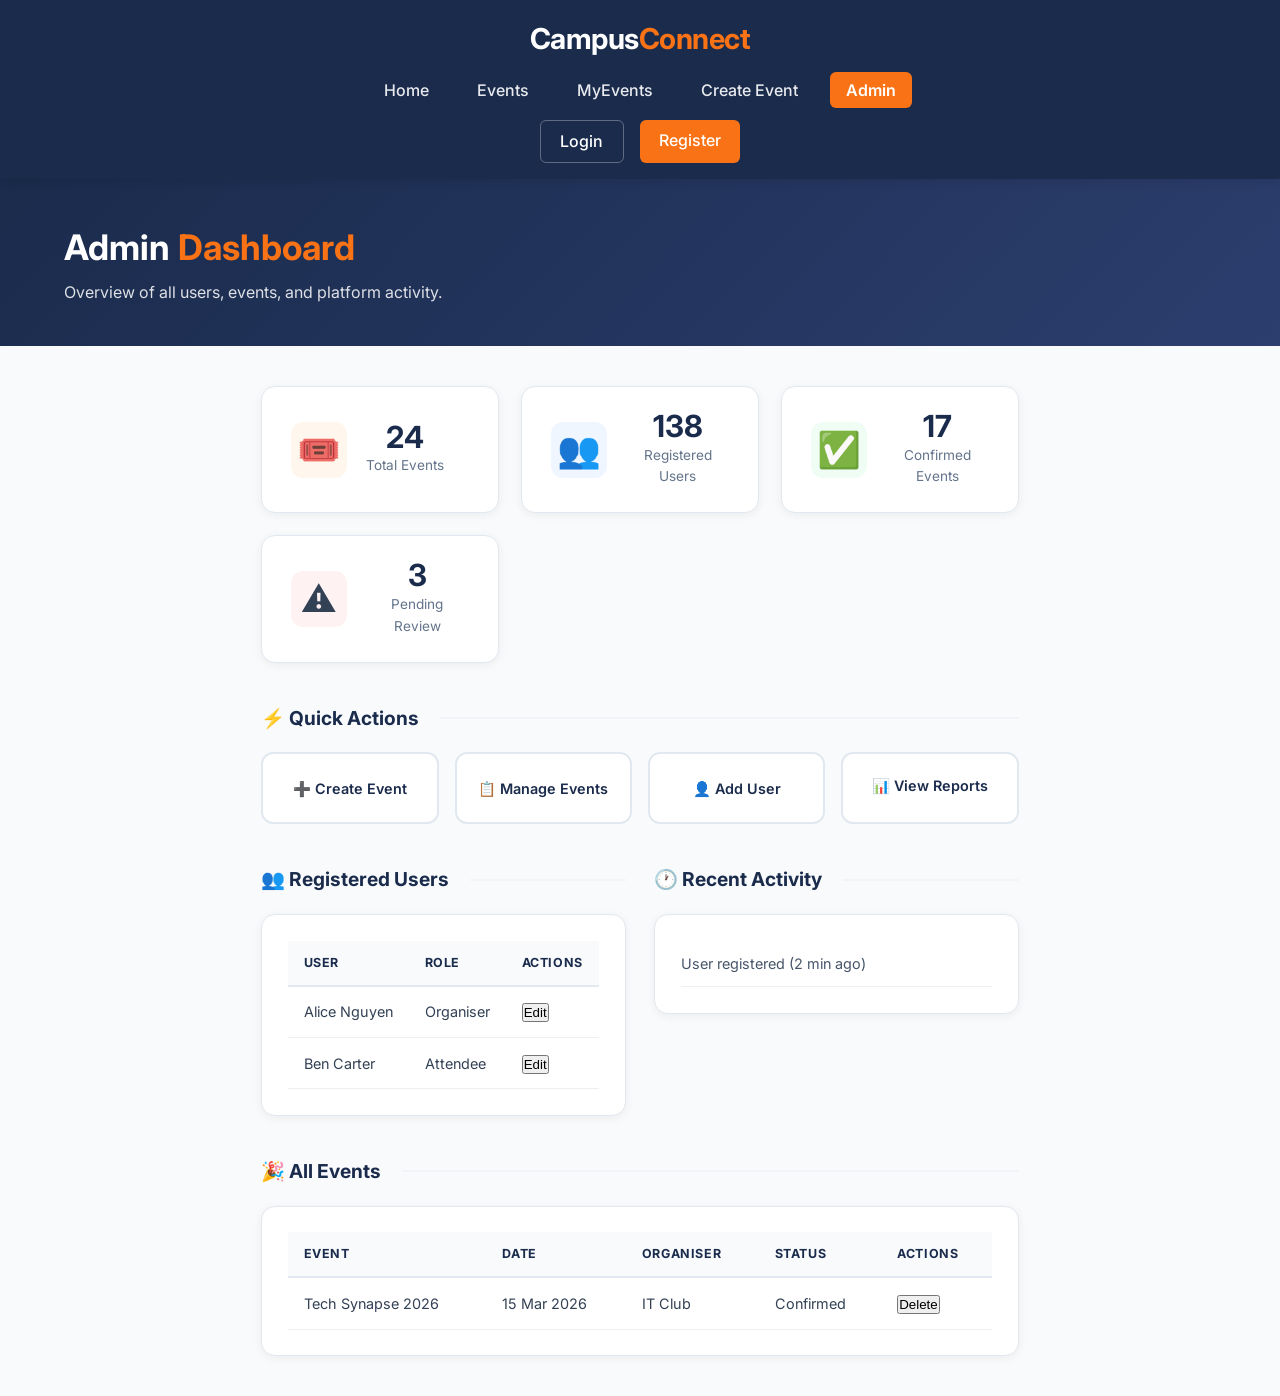
<file: pages/admin_dashboard.html>
<!DOCTYPE html>
<html lang="en">
<head>
  <meta charset="UTF-8">
  <meta name="viewport" content="width=device-width, initial-scale=1.0">
  <title>Admin Dashboard | CampusConnect</title>

  <link href="https://fonts.googleapis.com/css2?family=Inter:wght@400;500;600;700&display=swap" rel="stylesheet">

  <!-- Main CSS -->
  <link rel="stylesheet" href="../css/style.css">

  <!-- Admin CSS -->
  <link rel="stylesheet" href="../css/admin.css">
</head>

<body>

  <!-- Navbar -->
  <nav class="navbar">
    <div class="logo">
      <a href="../index.html">Campus<span>Connect</span></a>
    </div>

    <ul class="nav-links">
      <li><a href="../index.html">Home</a></li>
      <li><a href="events.html">Events</a></li>
      <li><a href="events.html">MyEvents</a></li>
      <li><a href="create-event.html">Create Event</a></li>
      <li><a href="admin_dashboard.html" class="active">Admin</a></li>
    </ul>

    <div class="auth-buttons">
      <a href="login.html" class="btn-login">Login</a>
      <a href="register.html" class="btn-register">Register</a>
    </div>
  </nav>

  <!-- Page Header -->
  <div class="page-header">
    <div class="page-header-inner">
      <div>
        <h1>Admin <span>Dashboard</span></h1>
        <p>Overview of all users, events, and platform activity.</p>
      </div>
    </div>
  </div>

  <div class="dashboard-wrapper">

    <div class="stats-grid">
      <div class="stat-card">
        <div class="stat-icon orange">🎟️</div>
        <div class="stat-info">
          <div class="stat-value">24</div>
          <div class="stat-label">Total Events</div>
        </div>
      </div>

      <div class="stat-card">
        <div class="stat-icon blue">👥</div>
        <div class="stat-info">
          <div class="stat-value">138</div>
          <div class="stat-label">Registered Users</div>
        </div>
      </div>

      <div class="stat-card">
        <div class="stat-icon green">✅</div>
        <div class="stat-info">
          <div class="stat-value">17</div>
          <div class="stat-label">Confirmed Events</div>
        </div>
      </div>

      <div class="stat-card">
        <div class="stat-icon red">⚠️</div>
        <div class="stat-info">
          <div class="stat-value">3</div>
          <div class="stat-label">Pending Review</div>
        </div>
      </div>
    </div>

    <!-- Quick Actions -->
    <div class="dash-section-title">⚡ Quick Actions</div>
    <div class="quick-actions">
      <a href="create-event.html" class="quick-action-btn">➕ Create Event</a>
      <a href="event-management.html" class="quick-action-btn">📋 Manage Events</a>
      <a href="register.html" class="quick-action-btn">👤 Add User</a>
      <button class="quick-action-btn" onclick="showReport()">📊 View Reports</button>
    </div>

    <!-- Users -->
    <div class="dash-columns">
      <div>
        <div class="dash-section-title">👥 Registered Users</div>
        <div class="panel">
          <table class="admin-table">
            <thead>
              <tr>
                <th>User</th>
                <th>Role</th>
                <th>Actions</th>
              </tr>
            </thead>
            <tbody id="usersTableBody"></tbody>
          </table>
        </div>
      </div>

      <div>
        <div class="dash-section-title">🕐 Recent Activity</div>
        <div class="panel">
          <ul class="activity-feed" id="activityFeed"></ul>
        </div>
      </div>
    </div>

    <!-- Events -->
    <div class="dash-section-title">🎉 All Events</div>
    <div class="panel">
      <table class="admin-table">
        <thead>
          <tr>
            <th>Event</th>
            <th>Date</th>
            <th>Organiser</th>
            <th>Status</th>
            <th>Actions</th>
          </tr>
        </thead>
        <tbody id="eventsTableBody"></tbody>
      </table>
    </div>

  </div>

  <script src="../js/admin.js"></script>
  <script src="../js/main.js"></script>

</body>
</html>
</file>
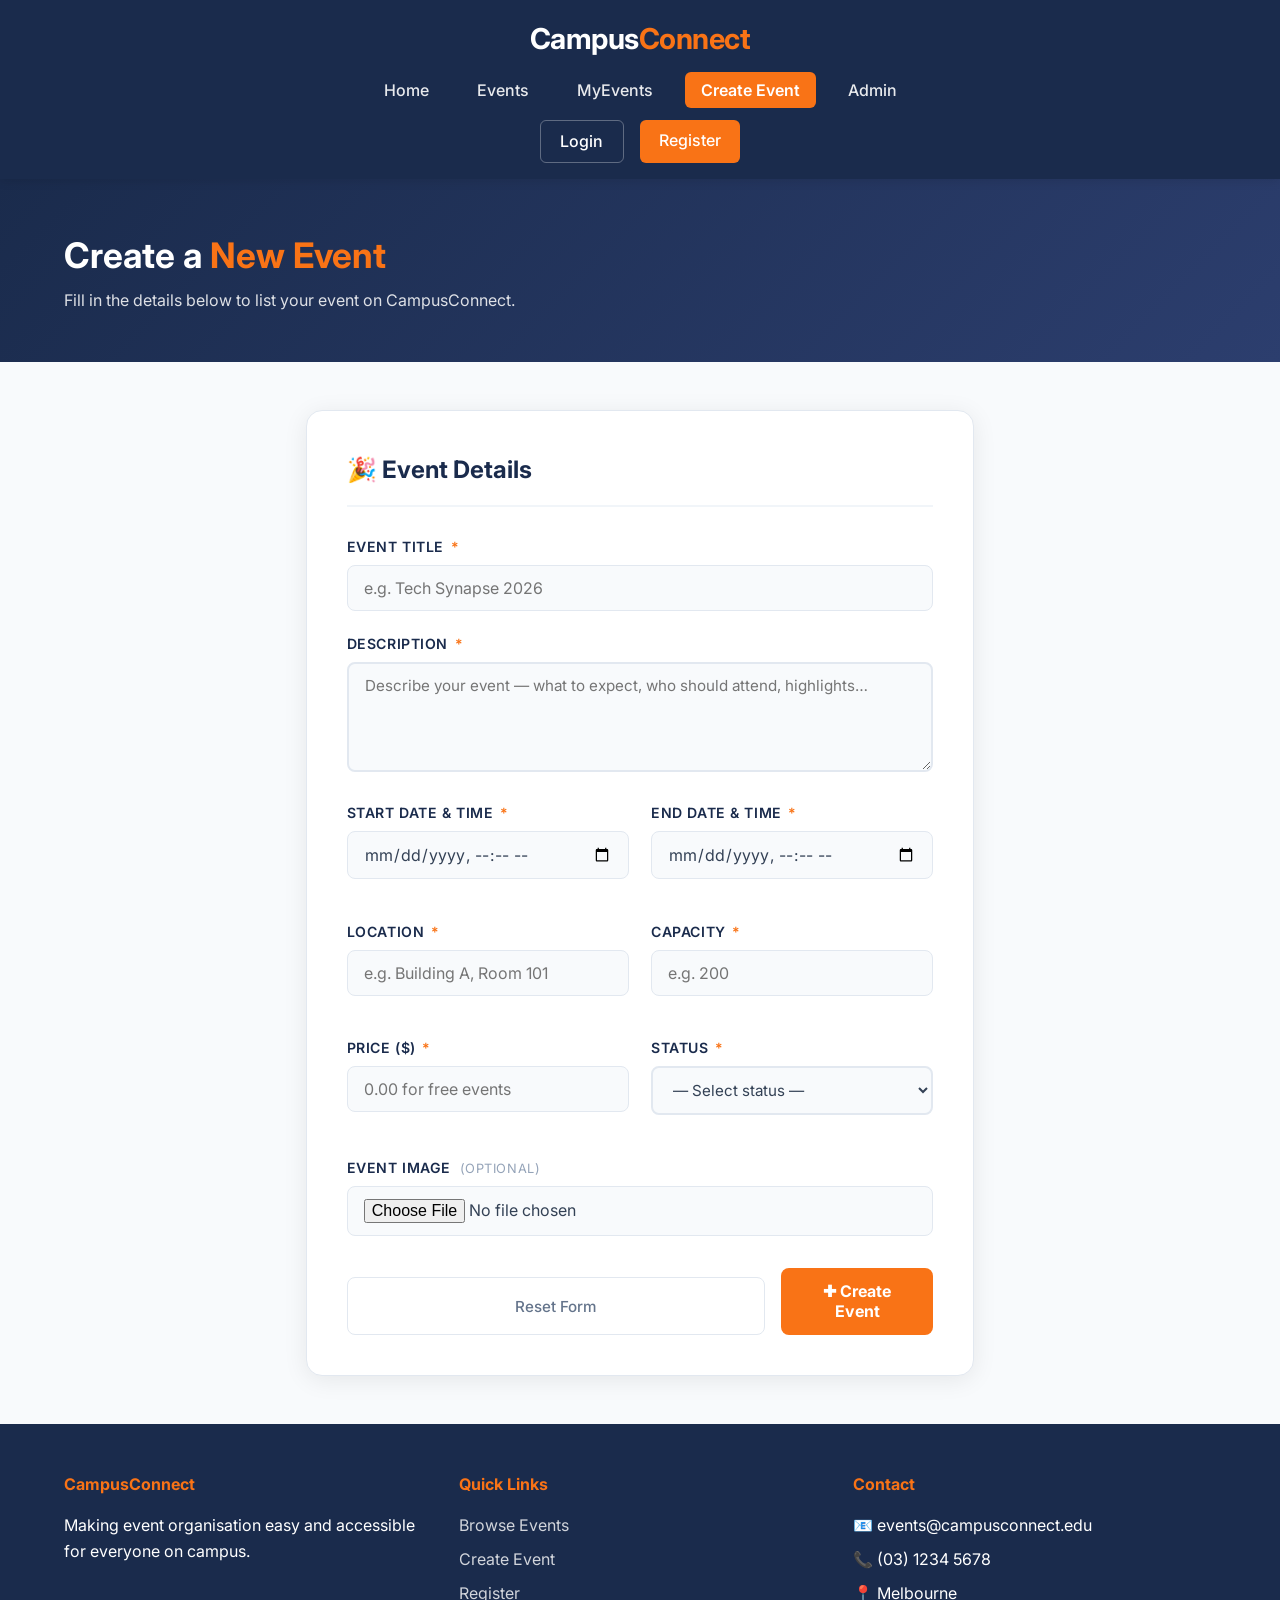
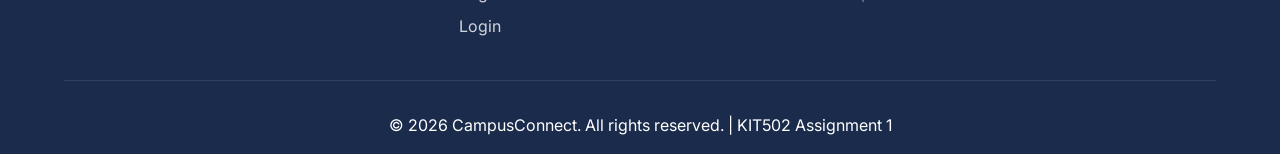
<file: pages/create-event.html>
<!doctype html>
<html lang="en">
	<head>
		<meta charset="UTF-8" />
		<meta name="viewport" content="width=device-width, initial-scale=1.0" />
		<title>Create Event - CampusConnect</title>
		<link
			href="https://fonts.googleapis.com/css2?family=Inter:wght@400;500;600;700&display=swap"
			rel="stylesheet"
		/>
		<link rel="stylesheet" href="../css/style.css">
	</head>
	<body>
		<!-- Navbar -->
		<nav class="navbar">
			<div class="logo">
				<a href="../index.html">Campus<span>Connect</span></a>
			</div>
			<ul class="nav-links">
				<li><a href="../index.html">Home</a></li>
				<li><a href="events.html">Events</a></li>
				<li><a href="events.html">MyEvents</a></li>
				<li><a href="create-event.html" class="active">Create Event</a></li>
				<li><a href="admin_dashboard.html">Admin</a></li>
			</ul>
			<div class="auth-buttons">
				<a href="login.html" class="btn-login">Login</a>
				<a href="register.html" class="btn-register">Register</a>
			</div>
		</nav>

		<!-- Page Header -->
		<div class="page-header">
			<h1>Create a <span>New Event</span></h1>
			<p>Fill in the details below to list your event on CampusConnect.</p>
		</div>

		<!-- Form -->
		<div class="form-container">
			<div class="form-card">
				<h2>🎉 Event Details</h2>

				<form id="createEventForm" novalidate>
					<!-- Title -->
					<div class="form-group full-width" style="margin-bottom: 1.4rem">
						<label for="eventTitle"
							>Event Title <span class="required">*</span></label
						>
						<input
							type="text"
							id="eventTitle"
							placeholder="e.g. Tech Synapse 2026"
						/>
						<span class="error-msg" id="eventTitleError"
							>Please enter an event title.</span
						>
					</div>

					<!-- Description -->
					<div class="form-group full-width" style="margin-bottom: 1.4rem">
						<label for="eventDescription"
							>Description <span class="required">*</span></label
						>
						<textarea
							id="eventDescription"
							placeholder="Describe your event — what to expect, who should attend, highlights…"
						></textarea>
						<span class="error-msg" id="eventDescriptionError"
							>Please enter a description.</span
						>
					</div>

					<!-- Dates -->
					<div class="date-row" style="margin-bottom: 1.4rem">
						<div class="form-group">
							<label for="startDate"
								>Start Date &amp; Time <span class="required">*</span></label
							>
							<input type="datetime-local" id="startDate" />
							<span class="error-msg" id="startDateError"
								>Please select a start date.</span
							>
						</div>
						<div class="form-group">
							<label for="endDate"
								>End Date &amp; Time <span class="required">*</span></label
							>
							<input type="datetime-local" id="endDate" />
							<span class="error-msg" id="endDateError"
								>Please select an end date.</span
							>
						</div>
					</div>

					<!-- Location + Capacity -->
					<div class="form-grid" style="margin-bottom: 1.4rem">
						<div class="form-group">
							<label for="location"
								>Location <span class="required">*</span></label
							>
							<input
								type="text"
								id="location"
								placeholder="e.g. Building A, Room 101"
							/>
							<span class="error-msg" id="locationError"
								>Please enter a location.</span
							>
						</div>
						<div class="form-group">
							<label for="capacity"
								>Capacity <span class="required">*</span></label
							>
							<input
								type="number"
								id="capacity"
								min="1"
								placeholder="e.g. 200"
							/>
							<span class="error-msg" id="capacityError"
								>Please enter a capacity.</span
							>
						</div>
					</div>

					<div class="form-grid" style="margin-bottom: 1.4rem">
						<div class="form-group">
							<label for="price"
								>Price ($) <span class="required">*</span></label
							>
							<input
								type="number"
								id="price"
								min="0"
								step="0.01"
								placeholder="0.00 for free events"
							/>
							<span class="error-msg" id="priceError"
								>Please enter a price (use 0 for free).</span
							>
						</div>
						<div class="form-group">
							<label for="status">Status <span class="required">*</span></label>
							<select id="status">
								<option value="">— Select status —</option>
								<option value="Draft">Draft</option>
								<option value="Confirmed">Confirmed</option>
								<option value="Cancelled">Cancelled</option>
							</select>
							<span class="error-msg" id="statusError"
								>Please select a status.</span
							>
						</div>
					</div>

					<div class="form-group full-width" style="margin-bottom: 1.4rem">
						<label for="eventImage"
							>Event Image <span class="optional">(optional)</span></label
						>
						<input type="file" id="eventImage" accept="image/*" />
					</div>

					<div class="form-actions">
						<button type="button" class="btn-reset" id="resetBtn">
							Reset Form
						</button>
						<button type="submit" class="btn-create">✚ Create Event</button>
					</div>
				</form>
			</div>
		</div>

		<!-- Footer -->
		<footer class="footer">
			<div class="footer-content">
				<div class="footer-section">
					<h4>CampusConnect</h4>
					<p>
						Making event organisation easy and accessible for everyone on
						campus.
					</p>
				</div>
				<div class="footer-section">
					<h4>Quick Links</h4>
					<ul>
						<li><a href="events.html">Browse Events</a></li>
						<li><a href="create-event.html">Create Event</a></li>
						<li><a href="register.html">Register</a></li>
						<li><a href="login.html">Login</a></li>
					</ul>
				</div>
				<div class="footer-section">
					<h4>Contact</h4>
					<ul>
						<li>📧 events@campusconnect.edu</li>
						<li>📞 (03) 1234 5678</li>
						<li>📍 Melbourne</li>
					</ul>
				</div>
			</div>
			<div class="footer-bottom">
				<p>
					&copy; 2026 CampusConnect. All rights reserved. | KIT502 Assignment 1
				</p>
			</div>
		</footer>
		
		<script src="../js/events.js"></script>
		<script src="../js/main.js"></script>
	</body>
</html>
</file>
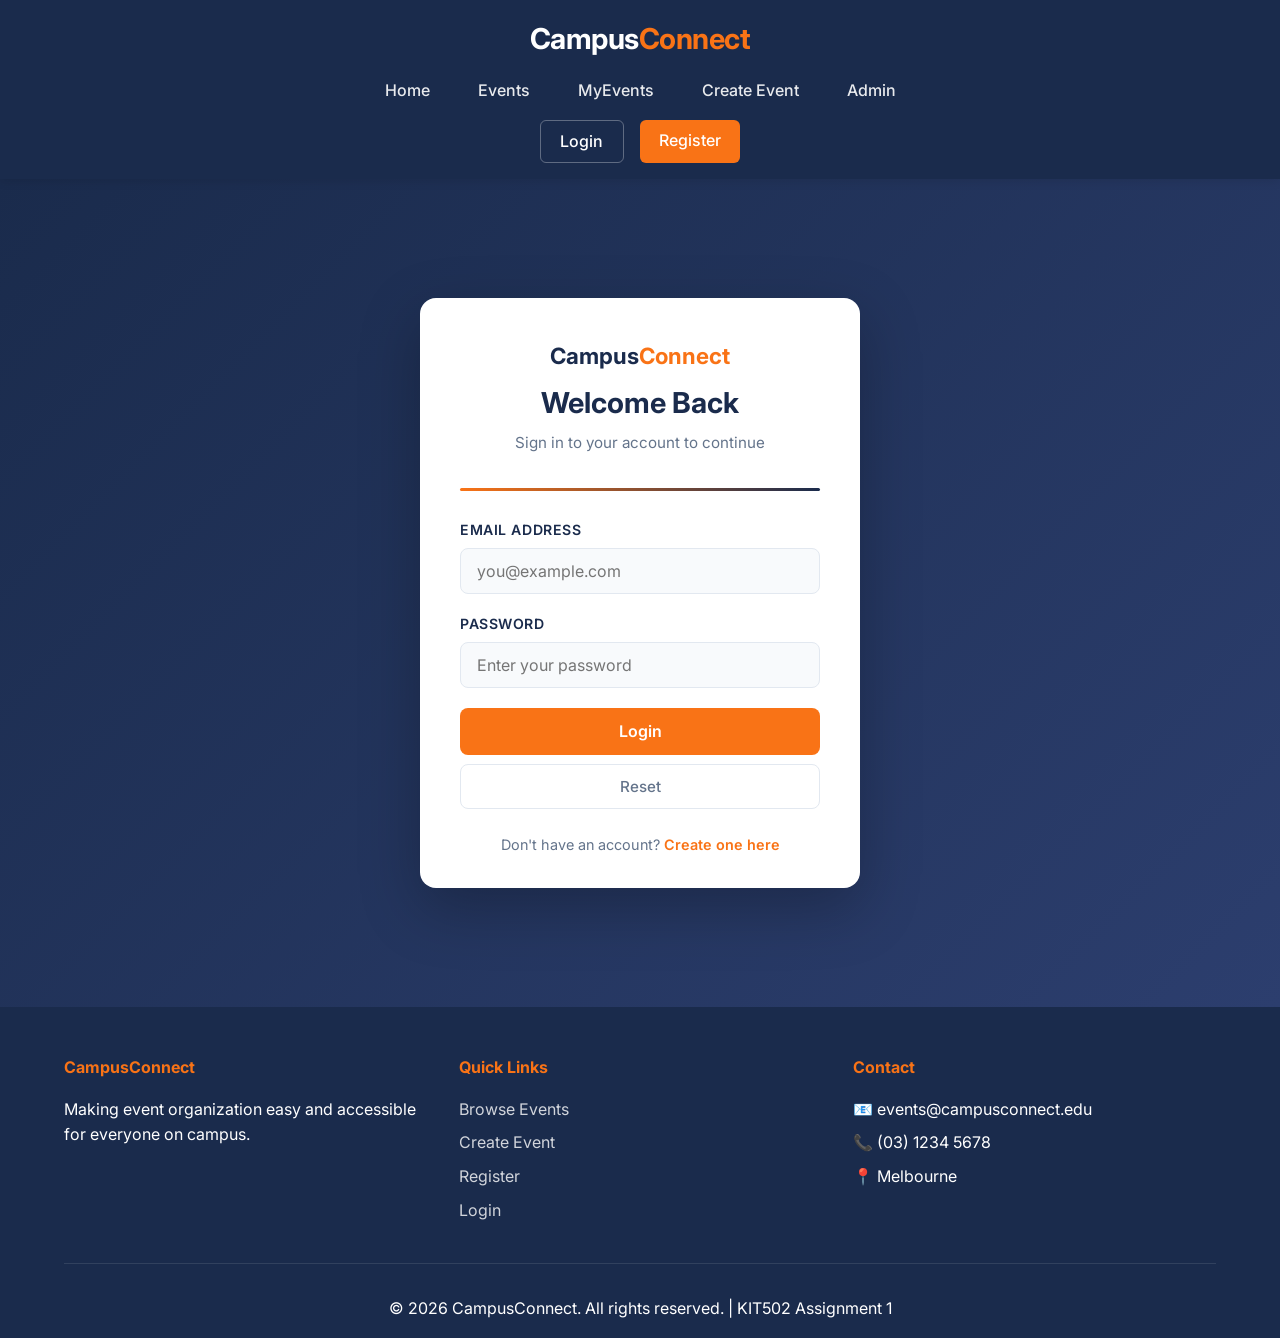
<file: pages/login.html>
<!DOCTYPE html>
<html lang="en">
<head>
  <meta charset="UTF-8">
  <meta name="viewport" content="width=device-width, initial-scale=1.0">
  <title>Login | CampusConnect</title>
  <link href="https://fonts.googleapis.com/css2?family=Inter:wght@400;500;600;700&display=swap" rel="stylesheet">
  <link rel="stylesheet" href="../css/style.css">
</head>
<body>

  <nav class="navbar">
    <div class="logo">
      <a href="../index.html">Campus<span>Connect</span></a>
    </div>
    <ul class="nav-links">
      <li><a href="../index.html">Home</a></li>
      <li><a href="events.html">Events</a></li>
      <li><a href="events.html">MyEvents</a></li>
      <li><a href="create-event.html">Create Event</a></li>
      <li><a href="admin_dashboard.html">Admin</a></li>
    </ul>
    <div class="auth-buttons">
      <a href="login.html" class="btn-login active">Login</a>
      <a href="register.html" class="btn-register">Register</a>
    </div>
  </nav>

  <div class="page-wrapper">
    <div class="auth-card">
      <div class="auth-header">
        <div class="brand">Campus<span>Connect</span></div>
        <h2>Welcome Back</h2>
        <p>Sign in to your account to continue</p>
      </div>
      <div class="divider"></div>

      <form id="loginForm" onsubmit="return validateLogin()">
        <div class="form-group" id="emailGroup">
          <label for="email">Email Address</label>
          <input type="email" id="email" placeholder="you@example.com" autocomplete="email">
          <span class="form-error" id="emailError">Please enter a valid email address.</span>
        </div>

        <div class="form-group" id="passwordGroup">
          <label for="password">Password</label>
          <input type="password" id="password" placeholder="Enter your password" autocomplete="current-password">
          <span class="form-error" id="passwordError">Password is required.</span>
        </div>

        <button type="submit" class="btn-submit">Login</button>
        <button type="button" onclick="resetLogin()" class="btn-reset">Reset</button>
      </form>

      <div class="auth-footer">
        Don't have an account? <a href="register.html">Create one here</a>
      </div>
    </div>
  </div>

  <footer class="footer">
    <div class="footer-content">
      <div class="footer-section">
        <h4>CampusConnect</h4>
        <p>Making event organization easy and accessible for everyone on campus.</p>
      </div>
      <div class="footer-section">
        <h4>Quick Links</h4>
        <ul>
          <li><a href="events.html">Browse Events</a></li>
          <li><a href="create-event.html">Create Event</a></li>
          <li><a href="register.html">Register</a></li>
          <li><a href="login.html">Login</a></li>
        </ul>
      </div>
      <div class="footer-section">
        <h4>Contact</h4>
        <ul>
          <li>📧 events@campusconnect.edu</li>
          <li>📞 (03) 1234 5678</li>
          <li>📍 Melbourne</li>
        </ul>
      </div>
    </div>
    <div class="footer-bottom">
      <p>&copy; 2026 CampusConnect. All rights reserved. | KIT502 Assignment 1</p>
    </div>
  </footer>

  <script src="../js/form_validation.js"></script>
  <script src="../js/main.js"></script>
</body>
</html>
</file>
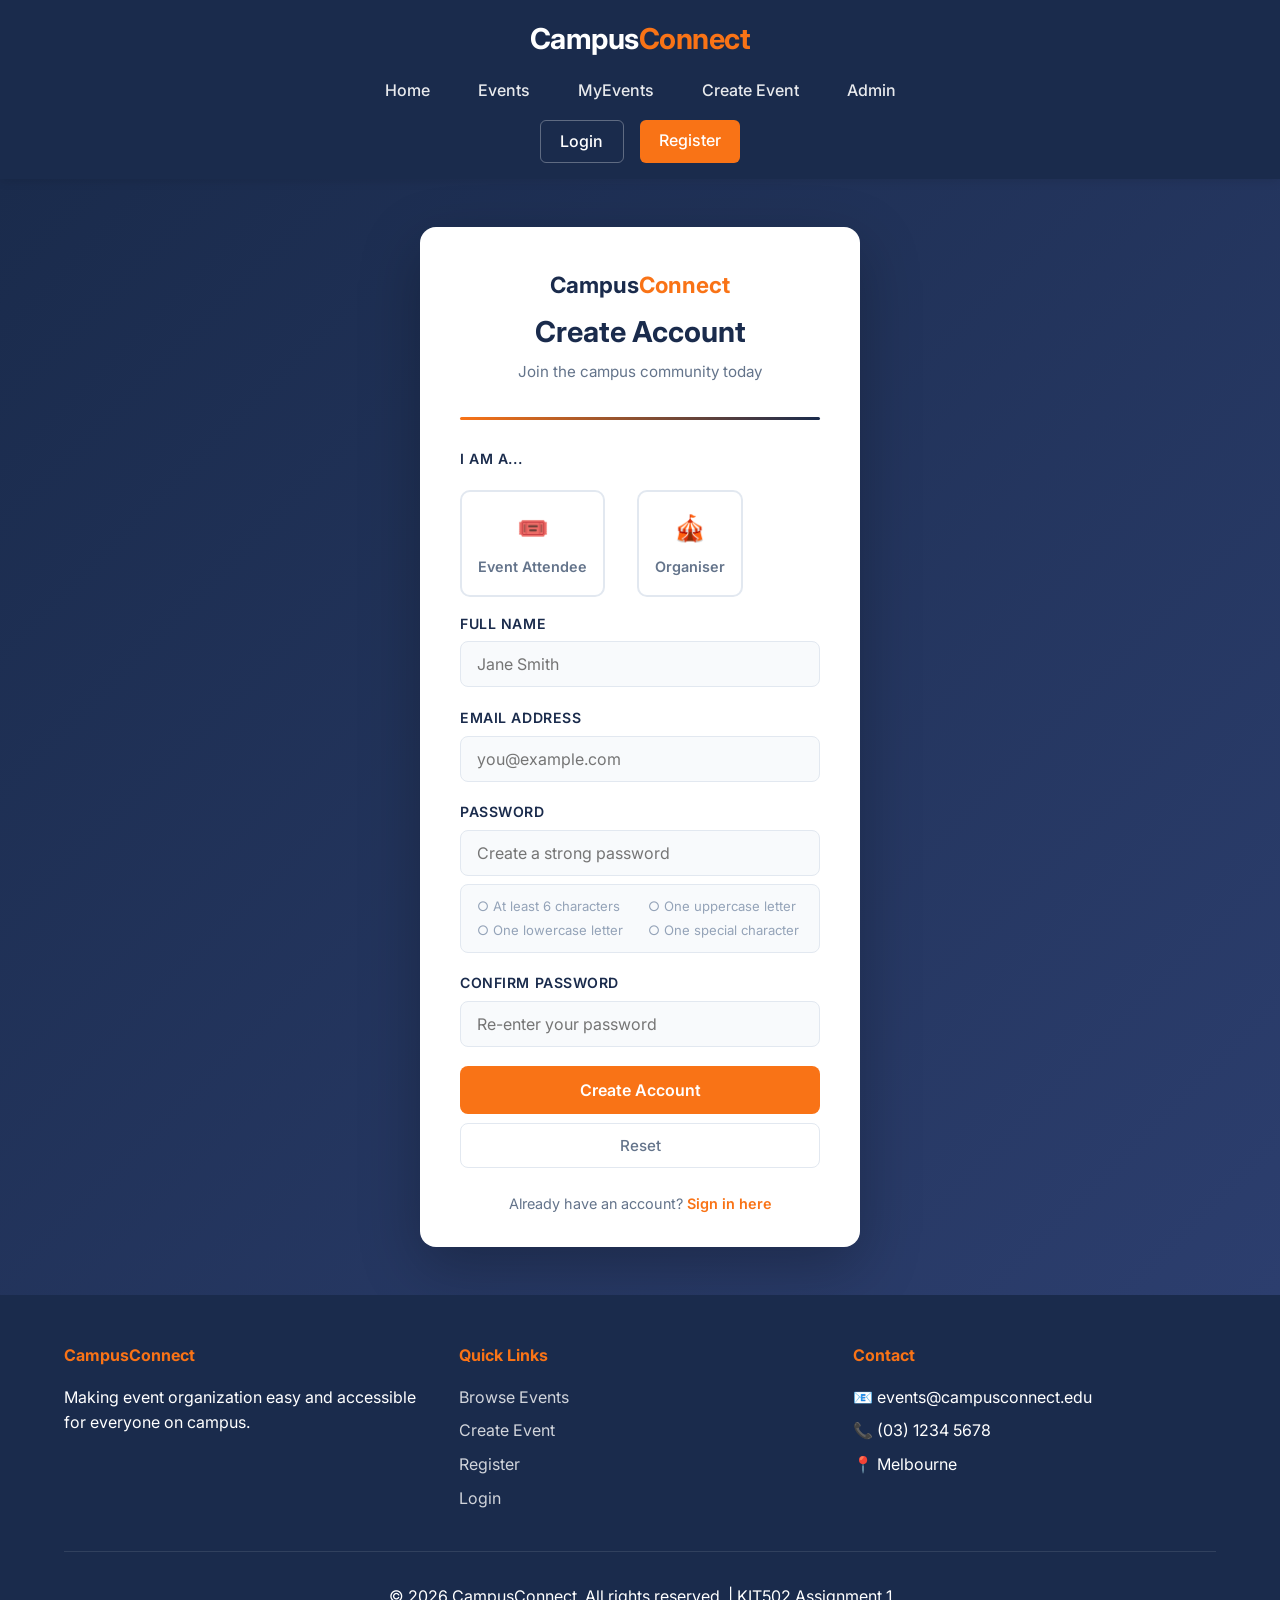
<file: pages/register.html>
<!DOCTYPE html>
<html lang="en">
<head>
  <meta charset="UTF-8">
  <meta name="viewport" content="width=device-width, initial-scale=1.0">
  <title>Register | CampusConnect</title>
  <link href="https://fonts.googleapis.com/css2?family=Inter:wght@400;500;600;700&display=swap" rel="stylesheet">
  <link rel="stylesheet" href="../css/style.css">
</head>
<body>

  <nav class="navbar">
    <div class="logo">
      <a href="../index.html">Campus<span>Connect</span></a>
    </div>
    <ul class="nav-links">
      <li><a href="../index.html">Home</a></li>
      <li><a href="events.html">Events</a></li>
      <li><a href="events.html">MyEvents</a></li>
      <li><a href="create-event.html">Create Event</a></li>
      <li><a href="admin_dashboard.html">Admin</a></li>
    </ul>
    <div class="auth-buttons">
      <a href="login.html" class="btn-login">Login</a>
      <a href="register.html" class="btn-register active">Register</a>
    </div>
  </nav>

  <div class="page-wrapper">
    <div class="auth-card">
      <div class="auth-header">
        <div class="brand">Campus<span>Connect</span></div>
        <h2>Create Account</h2>
        <p>Join the campus community today</p>
      </div>
      <div class="divider"></div>

      <form id="registerForm" onsubmit="return validateRegister()">

        <!-- Role picker -->
        <div class="form-group">
          <label>I am a...</label>
        </div>
        <div class="role-selector">
          <div class="role-option">
            <input type="radio" name="role" id="roleAttendee" value="Event Attendee">
            <label for="roleAttendee">
              <span class="icon">🎟️</span>
              Event Attendee
            </label>
          </div>
          <div class="role-option">
            <input type="radio" name="role" id="roleOrganiser" value="Organiser">
            <label for="roleOrganiser">
              <span class="icon">🎪</span>
              Organiser
            </label>
          </div>
        </div>
        <div class="role-error" id="roleError">Please select a role.</div>

        <div class="form-group" id="nameGroup">
          <label for="name">Full Name</label>
          <input type="text" id="name" placeholder="Jane Smith" autocomplete="name">
          <span class="form-error" id="nameError">Full name is required.</span>
        </div>

        <div class="form-group" id="emailGroup">
          <label for="email">Email Address</label>
          <input type="email" id="email" placeholder="you@example.com" autocomplete="email">
          <span class="form-error" id="emailError">Please enter a valid email address.</span>
        </div>

        <div class="form-group" id="passwordGroup">
          <label for="password">Password</label>
          <input type="password" id="password" placeholder="Create a strong password" autocomplete="new-password" oninput="checkPasswordStrength()">
          <ul class="password-requirements">
            <li id="req-length">At least 6 characters</li>
            <li id="req-upper">One uppercase letter</li>
            <li id="req-lower">One lowercase letter</li>
            <li id="req-special">One special character</li>
          </ul>
          <span class="form-error" id="passwordError">Password does not meet requirements.</span>
        </div>

        <div class="form-group" id="confirmGroup">
          <label for="confirmPassword">Confirm Password</label>
          <input type="password" id="confirmPassword" placeholder="Re-enter your password" autocomplete="new-password">
          <span class="form-error" id="confirmError">Passwords do not match.</span>
        </div>

        <button type="submit" class="btn-submit">Create Account</button>
        <button type="button" onclick="resetForm()" class="btn-reset">Reset</button>
      </form>

      <div class="auth-footer">
        Already have an account? <a href="login.html">Sign in here</a>
      </div>
    </div>
  </div>

  <footer class="footer">
    <div class="footer-content">
      <div class="footer-section">
        <h4>CampusConnect</h4>
        <p>Making event organization easy and accessible for everyone on campus.</p>
      </div>
      <div class="footer-section">
        <h4>Quick Links</h4>
        <ul>
          <li><a href="events.html">Browse Events</a></li>
          <li><a href="create-event.html">Create Event</a></li>
          <li><a href="register.html">Register</a></li>
          <li><a href="login.html">Login</a></li>
        </ul>
      </div>
      <div class="footer-section">
        <h4>Contact</h4>
        <ul>
          <li>📧 events@campusconnect.edu</li>
          <li>📞 (03) 1234 5678</li>
          <li>📍 Melbourne</li>
        </ul>
      </div>
    </div>
    <div class="footer-bottom">
      <p>&copy; 2026 CampusConnect. All rights reserved. | KIT502 Assignment 1</p>
    </div>
  </footer>
  <script src="../js/form_validation.js"></script>
  <script src="../js/main.js"></script>
</body>
</html>
</file>
<file: css/style.css>
* {
	margin: 0;
	padding: 0;
	box-sizing: border-box;
}

body {
    font-family: 'Inter', -apple-system, BlinkMacSystemFont, 'Segoe UI', sans-serif;
    line-height: 1.6;
    color: #334155;
    background-color: #f8fafc;
    min-height: 100vh;
    display: flex;
    flex-direction: column;
}

/* ── Navbar ── */
.navbar {
	background-color: #1a2b4c;
	padding: 1rem 5%;
	display: flex;
	justify-content: space-between;
	align-items: center;
	position: sticky;
	top: 0;
	z-index: 1000;
	box-shadow: 0 2px 10px rgba(0, 0, 0, 0.1);
}

.logo a {
	color: white;
	font-size: 1.8rem;
	font-weight: 700;
	text-decoration: none;
	letter-spacing: -0.5px;
}

.logo span {
	color: #f97316;
}

.nav-links {
	display: flex;
	list-style: none;
	gap: 2rem;
}

.nav-links a {
	color: rgba(255, 255, 255, 0.9);
	text-decoration: none;
	font-weight: 500;
	padding: 0.5rem 1rem;
	border-radius: 6px;
	transition: all 0.3s ease;
}

.nav-links a:hover {
	background-color: #f97316;
	color: white;
	transform: translateY(-2px);
}

.nav-links a.active {
	background-color: #f97316;
	color: white;
	font-weight: 600;
}

.auth-buttons {
	display: flex;
	gap: 1rem;
}

.btn-login,
.btn-register {
    padding: 0.5rem 1.2rem;
    border-radius: 6px;
    text-decoration: none;
    font-weight: 500;
    transition: all 0.3s ease;
}

.btn-login {
	color: white;
	border: 1px solid rgba(255, 255, 255, 0.3);
}

.btn-login:hover {
	background-color: rgba(255, 255, 255, 0.1);
	border-color: #f97316;
}

.btn-register {
	background-color: #f97316;
	color: white;
}

.btn-register:hover {
	background-color: #ea580c;
	transform: translateY(-2px);
	box-shadow: 0 4px 12px rgba(249, 115, 22, 0.3);
}

/* ── Layout ── */
.container {
	max-width: 1200px;
	margin: 0 auto;
	padding: 2rem 5%;
}

.section-title {
	font-size: 2.5rem;
	color: #1a2b4c;
	margin-bottom: 2rem;
	text-align: center;
	position: relative;
}

.section-title::after {
	content: '';
	display: block;
	width: 80px;
	height: 4px;
	background: #f97316;
	margin: 0.5rem auto;
	border-radius: 2px;
}

/* ── Hero ── */
.hero {
	background: linear-gradient(135deg, #1a2b4c 0%, #2c3e6e 100%);
	color: white;
	padding: 4rem 5%;
	display: grid;
	grid-template-columns: 1fr 1fr;
	gap: 3rem;
	align-items: center;
}

.hero-content h1 {
	font-size: 3.5rem;
	line-height: 1.2;
	margin-bottom: 1.5rem;
}

.hero-content h1 span {
	color: #f97316;
	display: block;
	font-size: 2.5rem;
}

.hero-content p {
	font-size: 1.2rem;
	margin-bottom: 2rem;
	opacity: 0.9;
}

.cta-buttons {
	display: flex;
	gap: 1rem;
}

.btn-primary,
.btn-secondary {
    padding: 0.8rem 2rem;
    border-radius: 6px;
    text-decoration: none;
    font-weight: 600;
    transition: all 0.3s ease;
}

.btn-primary {
	background-color: #f97316;
	color: white;
}

.btn-primary:hover {
	background-color: #ea580c;
	transform: translateY(-2px);
	box-shadow: 0 4px 12px rgba(249, 115, 22, 0.3);
}

.btn-secondary {
	background-color: transparent;
	color: white;
	border: 2px solid rgba(255, 255, 255, 0.3);
}

.btn-secondary:hover {
	border-color: #f97316;
	transform: translateY(-2px);
}

.hero-image img {
	width: 100%;
	border-radius: 12px;
	box-shadow: 0 20px 40px rgba(0, 0, 0, 0.2);
}

/* ── Events ── */
.featured-events {
	padding: 4rem 5%;
	background-color: white;
}

.events-grid {
	display: grid;
	grid-template-columns: repeat(auto-fit, minmax(300px, 1fr));
	gap: 2rem;
	margin-top: 2rem;
}

.event-card {
	background: white;
	border-radius: 12px;
	overflow: hidden;
	box-shadow: 0 4px 6px rgba(0, 0, 0, 0.1);
	transition: all 0.3s ease;
	border: 1px solid #e2e8f0;
}

.event-card:hover {
	transform: translateY(-5px);
	box-shadow: 0 12px 24px rgba(0, 0, 0, 0.15);
}

.event-image {
	height: 200px;
	overflow: hidden;
}

.event-image img {
	width: 100%;
	height: 100%;
	object-fit: cover;
	transition: transform 0.3s ease;
}

.event-card:hover .event-image img {
	transform: scale(1.05);
}

.event-details {
	padding: 1.5rem;
}

.event-details h3 {
	font-size: 1.3rem;
	color: #1a2b4c;
	margin-bottom: 0.5rem;
}

.event-meta {
	display: flex;
	gap: 1rem;
	margin: 1rem 0;
	color: #64748b;
	font-size: 0.9rem;
}

.event-meta i {
	color: #f97316;
	margin-right: 0.3rem;
}

.event-price {
	font-size: 1.5rem;
	font-weight: 700;
	color: #1a2b4c;
	margin: 1rem 0;
}

.btn-ticket {
	display: inline-block;
	background-color: #f97316;
	color: white;
	padding: 0.6rem 1.5rem;
	border-radius: 6px;
	text-decoration: none;
	font-weight: 600;
	transition: all 0.3s ease;
	border: none;
	cursor: pointer;
}

.btn-ticket:hover {
	background-color: #ea580c;
	transform: translateY(-2px);
}

/* ── Footer ── */
.footer {
	background-color: #1a2b4c;
	color: white;
	padding: 3rem 5% 1rem;
}

.footer-content {
	display: grid;
	grid-template-columns: repeat(auto-fit, minmax(250px, 1fr));
	gap: 2rem;
	margin-bottom: 2rem;
}

.footer-section h4 {
	margin-bottom: 1rem;
	color: #f97316;
}

.footer-section ul {
	list-style: none;
}

.footer-section ul li {
	margin-bottom: 0.5rem;
}

.footer-section a {
	color: rgba(255, 255, 255, 0.8);
	text-decoration: none;
	transition: color 0.3s ease;
}

.footer-section a:hover {
	color: #f97316;
}

.footer-bottom {
	text-align: center;
	padding-top: 2rem;
	border-top: 1px solid rgba(255, 255, 255, 0.1);
}

/* ── Auth Pages (login.html & register.html) ── */
.page-wrapper {
    flex: 1;
    display: flex;
    align-items: center;
    justify-content: center;
    padding: 3rem 1rem;
    background: linear-gradient(135deg, #1a2b4c 0%, #2c3e6e 100%);
    min-height: calc(100vh - 72px);
}

.auth-card {
    background: white;
    border-radius: 16px;
    padding: 2.5rem 2.5rem 2rem;
    width: 100%;
    max-width: 440px;
    box-shadow: 0 20px 60px rgba(0, 0, 0, 0.25);
    animation: slideUp 0.4s ease;
}

.auth-card.auth-card--wide {
    max-width: 500px;
}

@keyframes slideUp {
    from {
        opacity: 0;
        transform: translateY(24px);
    }
    to {
        opacity: 1;
        transform: translateY(0);
    }
}

.auth-header {
    text-align: center;
    margin-bottom: 2rem;
}

.auth-header .brand {
    font-size: 1.4rem;
    font-weight: 700;
    color: #1a2b4c;
    margin-bottom: 0.4rem;
}

.auth-header .brand span {
    color: #f97316;
}

.auth-header h2 {
    font-size: 1.8rem;
    color: #1a2b4c;
    font-weight: 700;
}

.auth-header p {
    color: #64748b;
    font-size: 0.95rem;
    margin-top: 0.3rem;
}

.auth-divider,
.divider {
    height: 3px;
    background: linear-gradient(90deg, #f97316, #1a2b4c);
    border-radius: 2px;
    margin-bottom: 1.8rem;
}

/* ── Form groups ── */
.form-group {
    margin-bottom: 1.2rem;
}

.form-group label {
    display: block;
    font-weight: 600;
    font-size: 0.88rem;
    color: #1a2b4c;
    margin-bottom: 0.4rem;
    text-transform: uppercase;
    letter-spacing: 0.04em;
}

.form-group input {
    width: 100%;
    padding: 0.75rem 1rem;
    border: 1.5px solid #e2e8f0;
    border-radius: 8px;
    font-size: 1rem;
    font-family: inherit;
    color: #334155;
    background: #f8fafc;
    transition: border-color 0.2s ease, box-shadow 0.2s ease;
    outline: none;
}

.form-group input:focus {
    border-color: #f97316;
    box-shadow: 0 0 0 3px rgba(249, 115, 22, 0.15);
    background: white;
}

/* ── Inline validation errors ── */
.form-error {
    display: none;
    color: #ef4444;
    font-size: 0.82rem;
    margin-top: 0.3rem;
}

.form-group.error input {
    border-color: #ef4444;
}

.form-group.error .form-error {
    display: block;
}

.role-error {
    display: none;
    color: #ef4444;
    font-size: 0.82rem;
    margin-top: -0.8rem;
    margin-bottom: 0.8rem;
}

.role-error.show {
    display: block;
}

/* ── Role picker (Register page) ── */
.role-selector {
    display: grid;
    grid-template-columns: 1fr 1fr;
    gap: 0.8rem;
    margin-bottom: 1.4rem;
}

.role-option {
    position: relative;
}

.role-option input[type="radio"] {
    position: absolute;
    opacity: 0;
    width: 0;
    height: 0;
}

.role-option label {
    display: flex;
    flex-direction: column;
    align-items: center;
    gap: 0.4rem;
    padding: 1rem;
    border: 2px solid #e2e8f0;
    border-radius: 10px;
    cursor: pointer;
    transition: all 0.2s ease;
    font-weight: 600;
    font-size: 0.9rem;
    color: #64748b;
}

.role-option label .icon {
    font-size: 1.6rem;
}

.role-option label:hover {
    border-color: #f97316;
}

.role-option input[type="radio"]:checked + label {
    border-color: #f97316;
    background: #fff7ed;
    color: #1a2b4c;
}

/* ── Password strength checklist ── */
.password-requirements {
    list-style: none;
    margin-top: 0.5rem;
    padding: 0.7rem 1rem;
    background: #f8fafc;
    border-radius: 8px;
    border: 1px solid #e2e8f0;
    font-size: 0.82rem;
    display: grid;
    grid-template-columns: 1fr 1fr;
    gap: 0.2rem 1rem;
}

.password-requirements li {
    color: #94a3b8;
    transition: color 0.2s;
}

.password-requirements li::before {
    content: '○  ';
}

.password-requirements li.valid {
    color: #10b981;
}

.password-requirements li.valid::before {
    content: '✓  ';
}

/* ── Auth buttons ── */
.btn-submit {
    display: block;
    width: 100%;
    padding: 0.85rem;
    background-color: #f97316;
    color: white;
    font-size: 1rem;
    font-weight: 600;
    font-family: inherit;
    border: none;
    border-radius: 8px;
    cursor: pointer;
    transition: all 0.3s ease;
    margin-top: 0.5rem;
}

.btn-submit:hover {
    background-color: #ea580c;
    transform: translateY(-2px);
    box-shadow: 0 6px 18px rgba(249, 115, 22, 0.35);
}

.btn-reset {
    display: block;
    width: 100%;
    padding: 0.75rem;
    background: transparent;
    color: #64748b;
    font-size: 0.95rem;
    font-weight: 500;
    font-family: inherit;
    border: 1.5px solid #e2e8f0;
    border-radius: 8px;
    cursor: pointer;
    transition: all 0.2s ease;
    margin-top: 0.6rem;
}

.btn-reset:hover {
    border-color: #1a2b4c;
    color: #1a2b4c;
}

.auth-footer {
    text-align: center;
    margin-top: 1.5rem;
    font-size: 0.9rem;
    color: #64748b;
}

.auth-footer a {
    color: #f97316;
    font-weight: 600;
    text-decoration: none;
}

.auth-footer a:hover {
    text-decoration: underline;
}



/* ── Page Header ── */
.page-header {
  background: linear-gradient(135deg, #1a2b4c 0%, #2c3e6e 100%);
  color: white;
  padding: 2.5rem 5%;
}

.page-header-inner {
  max-width: 1200px;
  margin: 0 auto;
}

.page-header h1 {
  font-size: 2rem;
}

.page-header span {
  color: #f97316;
}

/* ── Wrapper ── */
.dashboard-wrapper {
  max-width: 1200px;
  margin: 2.5rem auto;
  padding: 0 5%;
}

/* ── Stats ── */
.stats-grid {
  display: grid;
  grid-template-columns: repeat(auto-fit, minmax(200px, 1fr));
  gap: 1.5rem;
  margin-bottom: 2.5rem;
}

.stat-card {
  background: white;
  border-radius: 12px;
  padding: 1.5rem;
  border: 1px solid #e2e8f0;
  text-align: center;
  transition: 0.2s;
}

.stat-card:hover {
  transform: translateY(-3px);
  box-shadow: 0 8px 20px rgba(0,0,0,0.1);
}

.stat-card h3 {
  font-size: 1.8rem;
  color: #1a2b4c;
}

.stat-card p {
  font-size: 0.9rem;
  color: #64748b;
}

/* ── Layout ── */
.dash-columns {
  display: grid;
  grid-template-columns: 1fr 1fr;
  gap: 1.8rem;
  margin-bottom: 2.5rem;
}

.panel {
  background: white;
  border-radius: 12px;
  border: 1px solid #e2e8f0;
  padding: 1.5rem;
}

/* ── Tables ── */
.admin-table {
  width: 100%;
  border-collapse: collapse;
  font-size: 0.9rem;
}

.admin-table th {
  text-align: left;
  padding: 0.8rem;
  background: #f8fafc;
  font-weight: 600;
  color: #1a2b4c;
}

.admin-table td {
  padding: 0.8rem;
  border-bottom: 1px solid #eee;
}

.admin-table tr:hover {
  background: #f8fafc;
}

/* ── Badges ── */
.badge {
  padding: 0.2rem 0.6rem;
  border-radius: 20px;
  font-size: 0.75rem;
  font-weight: 600;
}

.badge-organiser {
  background: #eff6ff;
  color: #1d4ed8;
}

.badge-attendee {
  background: #f0fdf4;
  color: #15803d;
}

.badge-confirmed {
  background: #dcfce7;
  color: #16a34a;
}

.badge-draft {
  background: #fef9c3;
  color: #a16207;
}

.badge-cancelled {
  background: #fee2e2;
  color: #dc2626;
}

/* ── Buttons ── */
.btn-sm {
  padding: 0.3rem 0.7rem;
  border-radius: 6px;
  font-size: 0.8rem;
  cursor: pointer;
  border: none;
}

.btn-sm-primary {
  background: #1a2b4c;
  color: white;
}

.btn-sm-primary:hover {
  background: #243d6b;
}

.btn-sm-danger {
  background: #fee2e2;
  color: #dc2626;
}

.btn-sm-danger:hover {
  background: #fca5a5;
}

.btn-sm-warn {
  background: #fef9c3;
  color: #a16207;
}

.btn-sm-warn:hover {
  background: #fde68a;
}

/* ── Activity Feed ── */
#activityFeed {
  list-style: none;
}

#activityFeed li {
  padding: 0.7rem 0;
  border-bottom: 1px solid #eee;
  font-size: 0.9rem;
  color: #475569;
}

/* ── Page Header (event-management, create-event, admin) ── */
.page-header {
    background: linear-gradient(135deg, #1a2b4c 0%, #2c3e6e 100%);
    color: white;
    padding: 3rem 5%;
}

.page-header-inner {
    max-width: 1200px;
    margin: 0 auto;
    display: flex;
    justify-content: space-between;
    align-items: center;
    flex-wrap: wrap;
    gap: 1rem;
}

.page-header h1 {
    font-size: 2.2rem;
}

.page-header h1 span {
    color: #f97316;
}

.page-header p {
    opacity: 0.85;
    margin-top: 0.3rem;
}

.btn-create-link {
    display: inline-flex;
    align-items: center;
    gap: 0.5rem;
    background: #f97316;
    color: white;
    padding: 0.75rem 1.6rem;
    border-radius: 8px;
    font-weight: 700;
    text-decoration: none;
    transition: all 0.3s ease;
    white-space: nowrap;
}

.btn-create-link:hover {
    background: #ea580c;
    transform: translateY(-2px);
    box-shadow: 0 6px 16px rgba(249, 115, 22, 0.35);
}

/* ── Section meta line ("Showing 4 events…") ── */
.section-meta {
    font-size: 0.95rem;
    color: #64748b;
    margin-bottom: 1.8rem;
}

.section-meta strong {
    color: #1a2b4c;
}

/* ── Event management card (horizontal layout) ── */
.event-card-img {
    position: relative;
    overflow: hidden;
    min-height: 180px;
}

.event-card-img img {
    width: 100%;
    height: 100%;
    object-fit: cover;
    transition: transform 0.4s ease;
}

.event-card:hover .event-card-img img {
    transform: scale(1.06);
}

.status-badge {
    position: absolute;
    top: 0.75rem;
    left: 0.75rem;
    padding: 0.25rem 0.7rem;
    border-radius: 20px;
    font-size: 0.75rem;
    font-weight: 700;
    letter-spacing: 0.03em;
}

.status-confirmed { background: #dcfce7; color: #16a34a; }
.status-draft     { background: #fef9c3; color: #a16207; }
.status-cancelled { background: #fee2e2; color: #dc2626; }

.event-card-body {
    padding: 1.5rem 2rem;
    display: flex;
    flex-direction: column;
    justify-content: space-between;
}

.event-card-header {
    margin-bottom: 0.8rem;
}

.event-title {
    font-size: 1.25rem;
    font-weight: 700;
    color: #1a2b4c;
    margin-bottom: 0.3rem;
}

.event-description {
    font-size: 0.95rem;
    text-align: justify;
    color: #475569;
    line-height: 1.65;
    flex: 1;
    margin-bottom: 1.1rem;
}

.event-footer {
    display: flex;
    align-items: center;
    justify-content: space-between;
    flex-wrap: wrap;
    gap: 0.8rem;
    padding-top: 1rem;
    border-top: 1px solid #f1f5f9;
}

.organiser {
    font-size: 0.85rem;
    color: #64748b;
    display: flex;
    align-items: center;
    gap: 0.4rem;
}

.organiser strong {
    color: #1a2b4c;
}

.card-actions {
    display: flex;
    gap: 0.7rem;
}

.btn-edit,
.btn-delete {
    padding: 0.5rem 1.2rem;
    border: none;
    border-radius: 7px;
    font-family: inherit;
    font-size: 0.88rem;
    font-weight: 600;
    cursor: pointer;
    transition: all 0.25s ease;
}

.btn-edit  { background: #1a2b4c; color: white; }
.btn-edit:hover  { background: #243d6b; transform: translateY(-2px); }
.btn-delete      { background: #fee2e2; color: #dc2626; }
.btn-delete:hover { background: #fca5a5; transform: translateY(-2px); }

.empty-state {
    text-align: center;
    padding: 4rem 2rem;
    color: #94a3b8;
}

.empty-state .icon {
    font-size: 3.5rem;
    margin-bottom: 1rem;
}

.empty-state p {
    font-size: 1.1rem;
}

/* ── Admin Dashboard ── */
.dashboard-wrapper {
    max-width: 1200px;
    margin: 2.5rem auto;
    padding: 0 5%;
}

.stats-grid {
    display: grid;
    grid-template-columns: repeat(auto-fit, minmax(200px, 1fr));
    gap: 1.4rem;
    margin-bottom: 2.5rem;
}

.stat-card {
    background: white;
    border-radius: 14px;
    padding: 1.5rem 1.8rem;
    border: 1px solid #e2e8f0;
    box-shadow: 0 2px 10px rgba(0, 0, 0, 0.06);
    display: flex;
    align-items: center;
    gap: 1.2rem;
    transition: transform 0.2s ease, box-shadow 0.2s ease;
}

.stat-card:hover {
    transform: translateY(-3px);
    box-shadow: 0 8px 24px rgba(0, 0, 0, 0.1);
}

.stat-icon {
    font-size: 2.2rem;
    width: 56px;
    height: 56px;
    border-radius: 12px;
    display: flex;
    align-items: center;
    justify-content: center;
    flex-shrink: 0;
}

.stat-icon.orange { background: #fff7ed; }
.stat-icon.blue   { background: #eff6ff; }
.stat-icon.green  { background: #f0fdf4; }
.stat-icon.red    { background: #fef2f2; }

.stat-info .stat-value {
    font-size: 1.9rem;
    font-weight: 700;
    color: #1a2b4c;
    line-height: 1;
}

.stat-info .stat-label {
    font-size: 0.85rem;
    color: #64748b;
    margin-top: 0.2rem;
}

.dash-section-title {
    font-size: 1.2rem;
    font-weight: 700;
    color: #1a2b4c;
    margin-bottom: 1.2rem;
    display: flex;
    align-items: center;
    gap: 0.5rem;
}

.dash-section-title::after {
    content: '';
    flex: 1;
    height: 2px;
    background: #f1f5f9;
    margin-left: 0.8rem;
    border-radius: 2px;
}

.dash-columns {
    display: grid;
    grid-template-columns: 1fr 1fr;
    gap: 1.8rem;
    margin-bottom: 2.5rem;
}

.panel {
    background: white;
    border-radius: 14px;
    border: 1px solid #e2e8f0;
    box-shadow: 0 2px 10px rgba(0, 0, 0, 0.06);
    padding: 1.6rem;
}

.admin-table {
    width: 100%;
    border-collapse: collapse;
    font-size: 0.9rem;
}

.admin-table thead th {
    background: #f8fafc;
    color: #1a2b4c;
    font-weight: 700;
    font-size: 0.78rem;
    text-transform: uppercase;
    letter-spacing: 0.05em;
    padding: 0.75rem 1rem;
    text-align: left;
    border-bottom: 2px solid #e2e8f0;
}

.admin-table tbody tr {
    border-bottom: 1px solid #f1f5f9;
    transition: background 0.15s;
}

.admin-table tbody tr:last-child { border-bottom: none; }
.admin-table tbody tr:hover { background: #f8fafc; }

.admin-table td {
    padding: 0.85rem 1rem;
    color: #334155;
    vertical-align: middle;
}

.avatar {
    width: 34px;
    height: 34px;
    border-radius: 50%;
    background: linear-gradient(135deg, #1a2b4c, #f97316);
    color: white;
    font-weight: 700;
    font-size: 0.85rem;
    display: inline-flex;
    align-items: center;
    justify-content: center;
    margin-right: 0.6rem;
    flex-shrink: 0;
}

.user-cell { display: flex; align-items: center; }

.badge {
    display: inline-block;
    padding: 0.22rem 0.65rem;
    border-radius: 20px;
    font-size: 0.75rem;
    font-weight: 700;
}

.badge-organiser  { background: #eff6ff; color: #1d4ed8; }
.badge-attendee   { background: #f0fdf4; color: #15803d; }
.badge-admin      { background: #fef3c7; color: #92400e; }
.badge-confirmed  { background: #dcfce7; color: #16a34a; }
.badge-draft      { background: #fef9c3; color: #a16207; }
.badge-cancelled  { background: #fee2e2; color: #dc2626; }

.btn-sm {
    padding: 0.3rem 0.75rem;
    border-radius: 6px;
    font-size: 0.8rem;
    font-weight: 600;
    font-family: inherit;
    cursor: pointer;
    border: none;
    transition: all 0.2s ease;
}

.btn-sm-danger  { background: #fee2e2; color: #dc2626; }
.btn-sm-danger:hover  { background: #fca5a5; }
.btn-sm-primary { background: #1a2b4c; color: white; }
.btn-sm-primary:hover { background: #243d6b; }
.btn-sm-warn    { background: #fef9c3; color: #a16207; }
.btn-sm-warn:hover    { background: #fde68a; }

.event-thumb {
    width: 42px;
    height: 42px;
    border-radius: 8px;
    object-fit: cover;
    margin-right: 0.7rem;
    flex-shrink: 0;
}

.event-name-cell { display: flex; align-items: center; }
.event-name-text { font-weight: 600; color: #1a2b4c; }

.activity-feed { list-style: none; }

.activity-feed li {
    display: flex;
    gap: 0.9rem;
    padding: 0.85rem 0;
    border-bottom: 1px solid #f1f5f9;
    font-size: 0.9rem;
    color: #475569;
    align-items: flex-start;
}

.activity-feed li:last-child { border-bottom: none; }

.activity-dot {
    width: 10px;
    height: 10px;
    border-radius: 50%;
    margin-top: 5px;
    flex-shrink: 0;
}

.dot-orange { background: #f97316; }
.dot-green  { background: #10b981; }
.dot-blue   { background: #3b82f6; }
.dot-red    { background: #ef4444; }

.activity-time {
    color: #94a3b8;
    font-size: 0.78rem;
    white-space: nowrap;
    margin-left: auto;
    padding-left: 0.5rem;
}

.quick-actions {
    display: grid;
    grid-template-columns: repeat(auto-fit, minmax(160px, 1fr));
    gap: 1rem;
    margin-bottom: 2.5rem;
}

.quick-action-btn {
    display: flex;
    flex-direction: column;
    align-items: center;
    gap: 0.6rem;
    padding: 1.4rem 1rem;
    background: white;
    border: 2px solid #e2e8f0;
    border-radius: 12px;
    cursor: pointer;
    font-family: inherit;
    font-weight: 600;
    font-size: 0.9rem;
    color: #1a2b4c;
    text-decoration: none;
    transition: all 0.2s ease;
}

.quick-action-btn:hover {
    border-color: #f97316;
    background: #fff7ed;
    transform: translateY(-2px);
    box-shadow: 0 6px 16px rgba(249, 115, 22, 0.15);
}

.quick-action-btn .qa-icon { font-size: 1.8rem; }

/* ================================================================
   ADD THESE to style.css — paste just before the @media blocks
   These are the create-event.html styles not yet in style.css
   ================================================================ */

/* ── Create Event form container ── */
.form-container {
    max-width: 800px;
    margin: 3rem auto;
    padding: 0 5%;
}

.form-card {
    background: white;
    border-radius: 16px;
    padding: 2.5rem;
    box-shadow: 0 4px 24px rgba(0, 0, 0, 0.08);
    border: 1px solid #e2e8f0;
}

.form-card h2 {
    font-size: 1.5rem;
    color: #1a2b4c;
    margin-bottom: 1.8rem;
    padding-bottom: 1rem;
    border-bottom: 2px solid #f1f5f9;
    display: flex;
    align-items: center;
    gap: 0.6rem;
}

/* ── Form grid ── */
.form-grid {
    display: grid;
    grid-template-columns: 1fr 1fr;
    gap: 1.4rem;
}

.form-group.full-width {
    grid-column: 1 / -1;
}

/* ── Labels with required/optional markers ── */
label .required {
    color: #f97316;
    margin-left: 2px;
}

label .optional {
    color: #94a3b8;
    font-weight: 400;
    font-size: 0.8rem;
    margin-left: 4px;
}

/* ── Textarea and select inputs ── */
textarea,
select {
    padding: 0.75rem 1rem;
    border: 2px solid #e2e8f0;
    border-radius: 8px;
    font-family: inherit;
    font-size: 0.95rem;
    color: #334155;
    transition: border-color 0.2s ease, box-shadow 0.2s ease;
    background: #f8fafc;
    width: 100%;
    outline: none;
}

textarea:focus,
select:focus {
    border-color: #f97316;
    box-shadow: 0 0 0 3px rgba(249, 115, 22, 0.12);
    background: white;
}

textarea.error,
select.error,
input.error {
    border-color: #ef4444;
    box-shadow: 0 0 0 3px rgba(239, 68, 68, 0.1);
}

textarea {
    resize: vertical;
    min-height: 110px;
}

/* ── Field-level error message ── */
.error-msg {
    font-size: 0.8rem;
    color: #ef4444;
    font-weight: 500;
    display: none;
    margin-top: 2px;
}

.error-msg.visible {
    display: block;
}

/* ── Date row ── */
.date-row {
    display: grid;
    grid-template-columns: 1fr 1fr;
    gap: 1.4rem;
}

/* ── Form action buttons ── */
.form-actions {
    display: flex;
    gap: 1rem;
    margin-top: 2rem;
    justify-content: flex-end;
}

.btn-create {
    background: #f97316;
    color: white;
    padding: 0.85rem 2.2rem;
    border: none;
    border-radius: 8px;
    font-family: inherit;
    font-size: 1rem;
    font-weight: 700;
    cursor: pointer;
    transition: all 0.3s ease;
}

.btn-create:hover {
    background: #ea580c;
    transform: translateY(-2px);
    box-shadow: 0 6px 16px rgba(249, 115, 22, 0.3);
}

@media (max-width: 768px) {
    .navbar {
        flex-direction: column;
        gap: 1rem;
    }

    .nav-links {
        flex-wrap: wrap;
        justify-content: center;
        gap: 1rem;
    }

    .hero {
        grid-template-columns: 1fr;
        text-align: center;
    }

    .hero-content h1 { font-size: 2.5rem; }
    .hero-content h1 span { font-size: 2rem; }

    .cta-buttons { justify-content: center; }

    .auth-card { padding: 2rem 1.5rem; }

    .password-requirements { grid-template-columns: 1fr; }

    /* Admin dashboard */
    .dash-columns { grid-template-columns: 1fr; }
    .stats-grid   { grid-template-columns: 1fr 1fr; }
}

@media (max-width: 640px) {
    /* Event management card stacks vertically on small screens */
    .event-card {
        grid-template-columns: 1fr;
    }

    .event-card-img {
        min-height: 180px;
        max-height: 200px;
    }

    .page-header-inner {
        flex-direction: column;
        align-items: flex-start;
    }

    .form-grid,
    .date-row {
        grid-template-columns: 1fr;
    }

    .form-actions {
        flex-direction: column-reverse;
    }

    .btn-create,
    .btn-reset {
        width: 100%;
    }
}

@media (max-width: 480px) {
    .stats-grid { grid-template-columns: 1fr; }
}
	.navbar {
		flex-direction: column;
		gap: 1rem;
	}

	.nav-links {
		flex-wrap: wrap;
		justify-content: center;
		gap: 1rem;
	}

	.hero {
		grid-template-columns: 1fr;
		text-align: center;
	}

	.hero-content h1 {
		font-size: 2.5rem;
	}

	.hero-content h1 span {
		font-size: 2rem;
	}

	.cta-buttons {
		justify-content: center;
	}

.password-requirements li.valid {
	color: #10b981;
	list-style-type: '✓ ';
}

.password-requirements li.invalid {
	color: #64748b;
	list-style-type: '○ ';
}

.role-selector {
	display: flex;
	gap: 2rem;
	margin: 1rem 0;
}

.role-option {
	display: flex;
	align-items: center;
	gap: 0.5rem;
}

.role-option input[type='radio'] {
	width: auto;
	accent-color: #f97316;
}
</file>
<file: css/admin.css>
/* ── Page Header ── */
    .page-header {
      background: linear-gradient(135deg, #1a2b4c 0%, #2c3e6e 100%);
      color: white;
      padding: 2.5rem 5%;
    }
    .page-header-inner {
      max-width: 1200px;
      margin: 0 auto;
      display: flex;
      justify-content: space-between;
      align-items: center;
      flex-wrap: wrap;
      gap: 1rem;
    }
    .page-header h1 { font-size: 2.2rem; }
    .page-header h1 span { color: #f97316; }
    .page-header p { opacity: 0.85; margin-top: 0.3rem; font-size: 1rem; }
 
    /* ── Dashboard layout ── */
    .dashboard-wrapper {
      max-width: 1200px;
      margin: 2.5rem auto;
      padding: 0 5%;
    }
 
    /* ── Stat cards ── */
    .stats-grid {
      display: grid;
      grid-template-columns: repeat(auto-fit, minmax(200px, 1fr));
      gap: 1.4rem;
      margin-bottom: 2.5rem;
    }
 
    .stat-card {
      background: white;
      border-radius: 14px;
      padding: 1.5rem 1.8rem;
      border: 1px solid #e2e8f0;
      box-shadow: 0 2px 10px rgba(0,0,0,0.06);
      display: flex;
      align-items: center;
      gap: 1.2rem;
      transition: transform 0.2s, box-shadow 0.2s;
    }
    .stat-card:hover {
      transform: translateY(-3px);
      box-shadow: 0 8px 24px rgba(0,0,0,0.1);
    }
    .stat-icon {
      font-size: 2.2rem;
      width: 56px;
      height: 56px;
      border-radius: 12px;
      display: flex;
      align-items: center;
      justify-content: center;
      flex-shrink: 0;
    }
    .stat-icon.orange { background: #fff7ed; }
    .stat-icon.blue   { background: #eff6ff; }
    .stat-icon.green  { background: #f0fdf4; }
    .stat-icon.red    { background: #fef2f2; }
 
    .stat-info .stat-value {
      font-size: 1.9rem;
      font-weight: 700;
      color: #1a2b4c;
      line-height: 1;
    }
    .stat-info .stat-label {
      font-size: 0.85rem;
      color: #64748b;
      margin-top: 0.2rem;
    }
 
    /* ── Section title ── */
    .dash-section-title {
      font-size: 1.2rem;
      font-weight: 700;
      color: #1a2b4c;
      margin-bottom: 1.2rem;
      display: flex;
      align-items: center;
      gap: 0.5rem;
    }
    .dash-section-title::after {
      content: '';
      flex: 1;
      height: 2px;
      background: #f1f5f9;
      margin-left: 0.8rem;
      border-radius: 2px;
    }
 
    /* ── Two-column layout ── */
    .dash-columns {
      display: grid;
      grid-template-columns: 1fr 1fr;
      gap: 1.8rem;
      margin-bottom: 2.5rem;
    }
 
    /* ── Panel card ── */
    .panel {
      background: white;
      border-radius: 14px;
      border: 1px solid #e2e8f0;
      box-shadow: 0 2px 10px rgba(0,0,0,0.06);
      padding: 1.6rem;
    }
 
    /* ── Users table ── */
    .admin-table {
      width: 100%;
      border-collapse: collapse;
      font-size: 0.9rem;
    }
    .admin-table thead th {
      background: #f8fafc;
      color: #1a2b4c;
      font-weight: 700;
      font-size: 0.78rem;
      text-transform: uppercase;
      letter-spacing: 0.05em;
      padding: 0.75rem 1rem;
      text-align: left;
      border-bottom: 2px solid #e2e8f0;
    }
    .admin-table tbody tr {
      border-bottom: 1px solid #f1f5f9;
      transition: background 0.15s;
    }
    .admin-table tbody tr:last-child { border-bottom: none; }
    .admin-table tbody tr:hover { background: #f8fafc; }
    .admin-table td {
      padding: 0.85rem 1rem;
      color: #334155;
      vertical-align: middle;
    }
 
    .avatar {
      width: 34px;
      height: 34px;
      border-radius: 50%;
      background: linear-gradient(135deg, #1a2b4c, #f97316);
      color: white;
      font-weight: 700;
      font-size: 0.85rem;
      display: inline-flex;
      align-items: center;
      justify-content: center;
      margin-right: 0.6rem;
      flex-shrink: 0;
    }
    .user-cell { display: flex; align-items: center; }
 
    /* ── Badges ── */
    .badge {
      display: inline-block;
      padding: 0.22rem 0.65rem;
      border-radius: 20px;
      font-size: 0.75rem;
      font-weight: 700;
    }
    .badge-organiser  { background: #eff6ff; color: #1d4ed8; }
    .badge-attendee   { background: #f0fdf4; color: #15803d; }
    .badge-admin      { background: #fef3c7; color: #92400e; }
    .badge-confirmed  { background: #dcfce7; color: #16a34a; }
    .badge-draft      { background: #fef9c3; color: #a16207; }
    .badge-cancelled  { background: #fee2e2; color: #dc2626; }
 
    /* ── Action buttons ── */
    .btn-sm {
      padding: 0.3rem 0.75rem;
      border-radius: 6px;
      font-size: 0.8rem;
      font-weight: 600;
      font-family: inherit;
      cursor: pointer;
      border: none;
      transition: all 0.2s;
    }
    .btn-sm-danger  { background: #fee2e2; color: #dc2626; }
    .btn-sm-danger:hover  { background: #fca5a5; }
    .btn-sm-primary { background: #1a2b4c; color: white; }
    .btn-sm-primary:hover { background: #243d6b; }
    .btn-sm-warn    { background: #fef9c3; color: #a16207; }
    .btn-sm-warn:hover    { background: #fde68a; }
 
    /* ── Recent events table ── */
    .event-thumb {
      width: 42px;
      height: 42px;
      border-radius: 8px;
      object-fit: cover;
      margin-right: 0.7rem;
      flex-shrink: 0;
    }
    .event-name-cell { display: flex; align-items: center; }
    .event-name-text { font-weight: 600; color: #1a2b4c; }
 
    /* ── Recent activity feed ── */
    .activity-feed { list-style: none; }
    .activity-feed li {
      display: flex;
      gap: 0.9rem;
      padding: 0.85rem 0;
      border-bottom: 1px solid #f1f5f9;
      font-size: 0.9rem;
      color: #475569;
      align-items: flex-start;
    }
    .activity-feed li:last-child { border-bottom: none; }
    .activity-dot {
      width: 10px;
      height: 10px;
      border-radius: 50%;
      margin-top: 5px;
      flex-shrink: 0;
    }
    .dot-orange { background: #f97316; }
    .dot-green  { background: #10b981; }
    .dot-blue   { background: #3b82f6; }
    .dot-red    { background: #ef4444; }
    .activity-time { color: #94a3b8; font-size: 0.78rem; white-space: nowrap; margin-left: auto; padding-left: 0.5rem; }
 
    /* ── Quick actions ── */
    .quick-actions {
      display: grid;
      grid-template-columns: repeat(auto-fit, minmax(160px, 1fr));
      gap: 1rem;
      margin-bottom: 2.5rem;
    }
    .quick-action-btn {
      display: flex;
      flex-direction: column;
      align-items: center;
      gap: 0.6rem;
      padding: 1.4rem 1rem;
      background: white;
      border: 2px solid #e2e8f0;
      border-radius: 12px;
      cursor: pointer;
      font-family: inherit;
      font-weight: 600;
      font-size: 0.9rem;
      color: #1a2b4c;
      text-decoration: none;
      transition: all 0.2s;
    }
    .quick-action-btn:hover {
      border-color: #f97316;
      background: #fff7ed;
      transform: translateY(-2px);
      box-shadow: 0 6px 16px rgba(249,115,22,0.15);
    }
    .quick-action-btn .qa-icon { font-size: 1.8rem; }
 
    /* ── Responsive ── */
    @media (max-width: 768px) {
      .dash-columns { grid-template-columns: 1fr; }
      .stats-grid   { grid-template-columns: 1fr 1fr; }
    }
    @media (max-width: 480px) {
      .stats-grid { grid-template-columns: 1fr; }
    }
</file>
